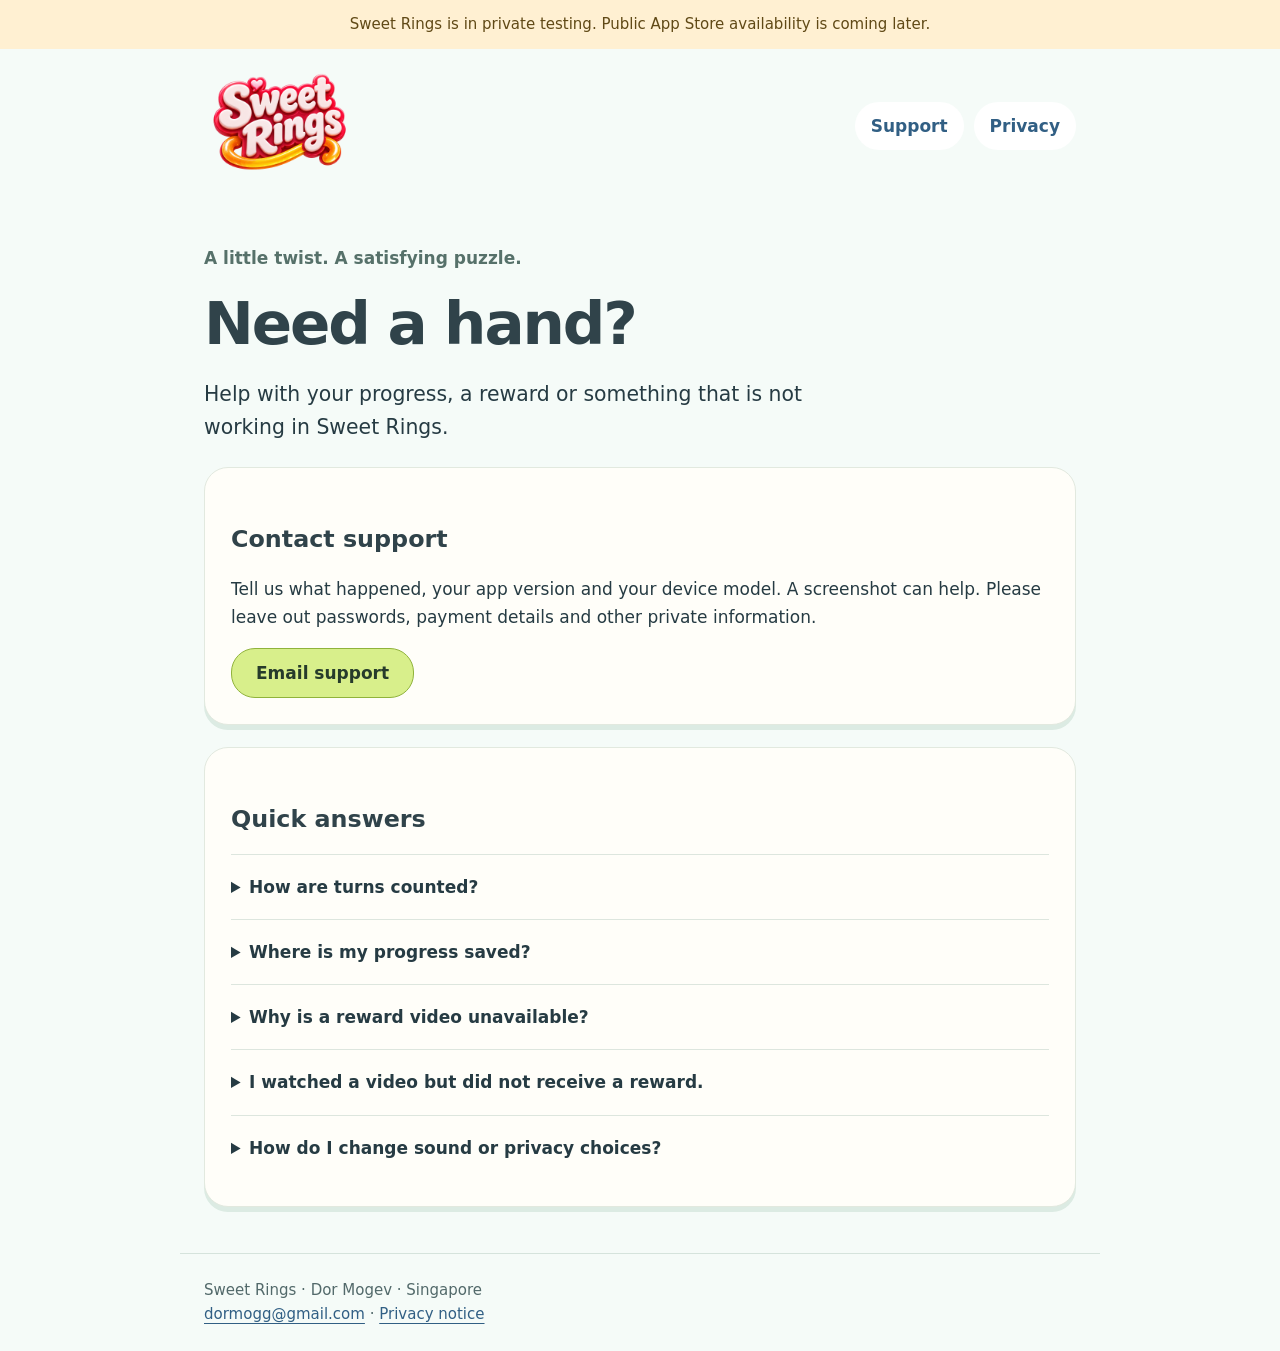
<file: index.html>
<!doctype html><html lang="en"><head><meta charset="utf-8"><meta name="viewport" content="width=device-width,initial-scale=1"><meta name="robots" content="noindex"><meta name="description" content="Sweet Rings support and privacy information."><title>Support · Sweet Rings</title><link rel="stylesheet" href="style.css"></head><body><div class="review">Sweet Rings is in private testing. Public App Store availability is coming later.</div><header><a href="index.html" aria-label="Sweet Rings support home"><img src="assets/logo.png" alt="Sweet Rings"></a><nav aria-label="Main"><a href="index.html">Support</a><a href="privacy.html">Privacy</a></nav></header><main><p class="eyebrow">A little twist. A satisfying puzzle.</p><h1>Need a hand?</h1><p class="intro">Help with your progress, a reward or something that is not working in Sweet Rings.</p><section class="card"><h2>Contact support</h2><p>Tell us what happened, your app version and your device model. A screenshot can help. Please leave out passwords, payment details and other private information.</p><a class="button" href="mailto:dormogg@gmail.com?subject=Sweet%20Rings%20support">Email support</a></section><section class="card"><h2>Quick answers</h2><details><summary>How are turns counted?</summary><p>Moving to a different ring uses a turn. You can keep adjusting the selected ring during that turn. Watch the counter and plan your next choice.</p></details><details><summary>Where is my progress saved?</summary><p>Progress, coins, boosters and settings are saved on your device. There is no Sweet Rings account or automatic game sync between devices. Deleting the app can remove your progress, so contact us before reinstalling to solve a problem.</p></details><details><summary>Why is a reward video unavailable?</summary><p>Reward videos are available only to eligible players aged 16 or above. A video may also be unavailable because of your connection, privacy choices, the daily limit or the ad provider. Extra-turn recovery is available once per attempt when an ad can play. An unavailable or uncompleted video gives no reward.</p></details><details><summary>I watched a video but did not receive a reward.</summary><p>Wait for the ad to finish and close, then check the reward. If it still does not appear, reopen the app once. If that does not help, contact support with the approximate time and reward type. Please do not uninstall the app.</p></details><details><summary>How do I change sound or privacy choices?</summary><p>Open Settings for the separate Music and Sound controls. Privacy choices appears there when the ad consent provider requires it.</p></details></section></main><footer>Sweet Rings · Dor Mogev · Singapore<br><a href="mailto:dormogg@gmail.com">dormogg@gmail.com</a> · <a href="privacy.html">Privacy notice</a></footer></body></html>
</file>
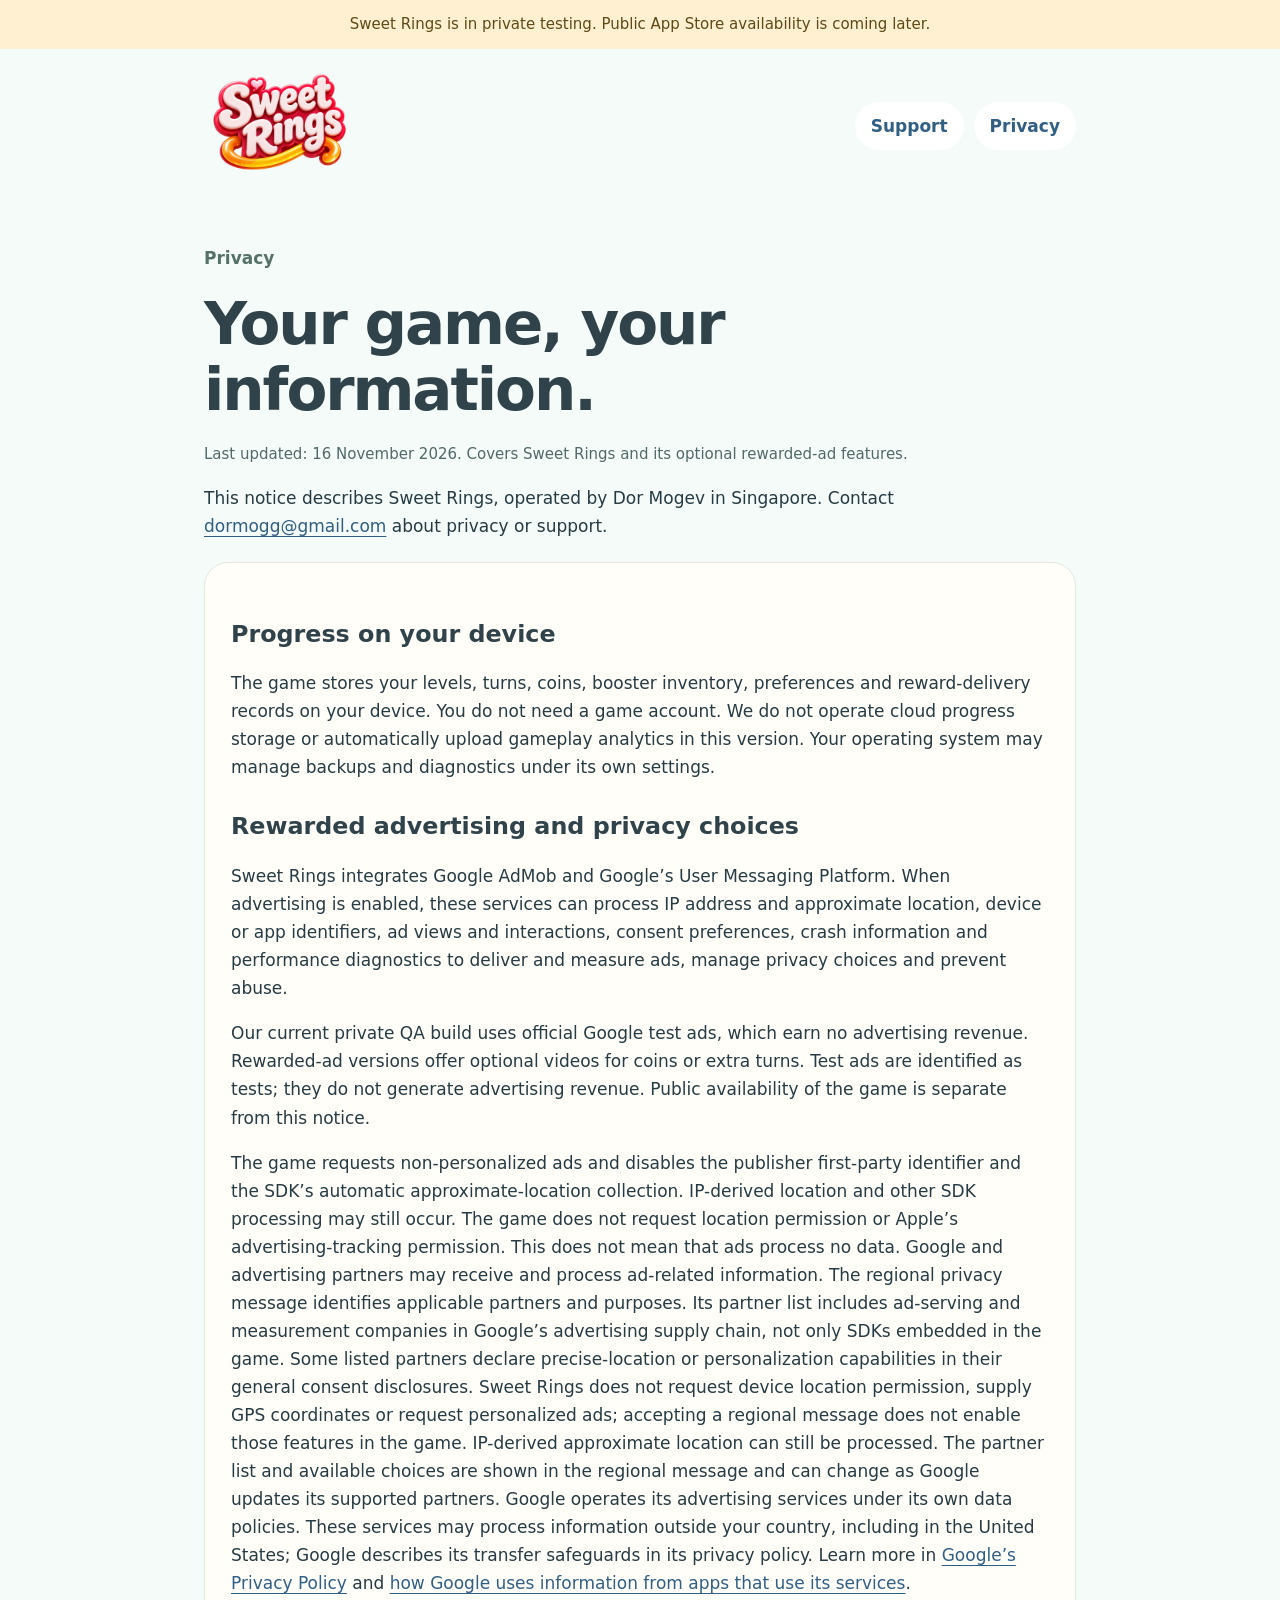
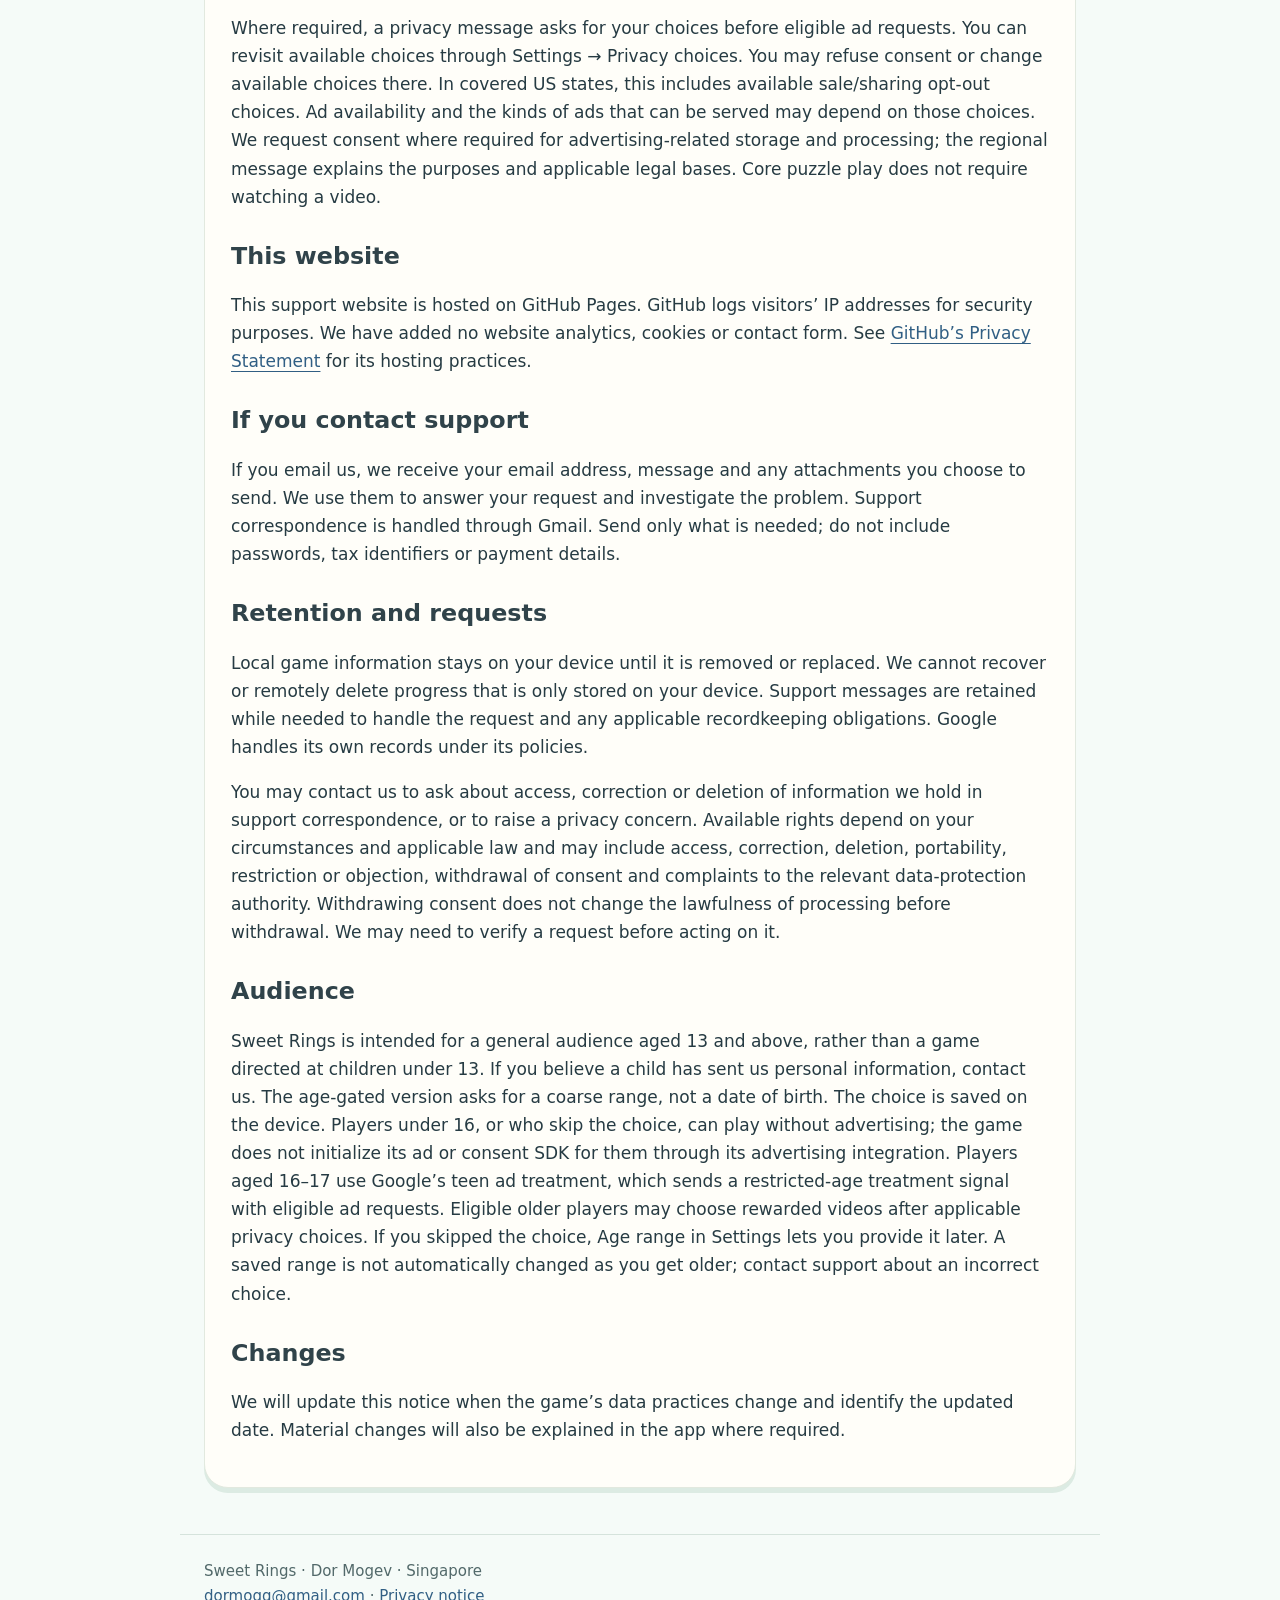
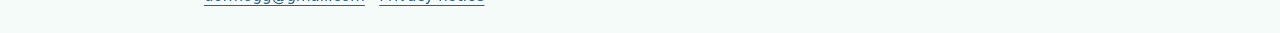
<file: privacy.html>
<!doctype html><html lang="en"><head><meta charset="utf-8"><meta name="viewport" content="width=device-width,initial-scale=1"><meta name="robots" content="noindex"><meta name="description" content="Sweet Rings support and privacy information."><title>Privacy · Sweet Rings</title><link rel="stylesheet" href="style.css"></head><body><div class="review">Sweet Rings is in private testing. Public App Store availability is coming later.</div><header><a href="index.html" aria-label="Sweet Rings support home"><img src="assets/logo.png" alt="Sweet Rings"></a><nav aria-label="Main"><a href="index.html">Support</a><a href="privacy.html">Privacy</a></nav></header><main><p class="eyebrow">Privacy</p><h1>Your game, your information.</h1><p class="meta">Last updated: 16 November 2026. Covers Sweet Rings and its optional rewarded-ad features.</p><p>This notice describes Sweet Rings, operated by Dor Mogev in Singapore. Contact <a href="mailto:dormogg@gmail.com">dormogg@gmail.com</a> about privacy or support.</p><section class="card"><h2>Progress on your device</h2><p>The game stores your levels, turns, coins, booster inventory, preferences and reward-delivery records on your device. You do not need a game account. We do not operate cloud progress storage or automatically upload gameplay analytics in this version. Your operating system may manage backups and diagnostics under its own settings.</p><h2>Rewarded advertising and privacy choices</h2><p>Sweet Rings integrates Google AdMob and Google’s User Messaging Platform. When advertising is enabled, these services can process IP address and approximate location, device or app identifiers, ad views and interactions, consent preferences, crash information and performance diagnostics to deliver and measure ads, manage privacy choices and prevent abuse.</p><p>Our current private QA build uses official Google test ads, which earn no advertising revenue. Rewarded-ad versions offer optional videos for coins or extra turns. Test ads are identified as tests; they do not generate advertising revenue. Public availability of the game is separate from this notice.</p><p>The game requests non-personalized ads and disables the publisher first-party identifier and the SDK’s automatic approximate-location collection. IP-derived location and other SDK processing may still occur. The game does not request location permission or Apple’s advertising-tracking permission. This does not mean that ads process no data. Google and advertising partners may receive and process ad-related information. The regional privacy message identifies applicable partners and purposes. Its partner list includes ad-serving and measurement companies in Google’s advertising supply chain, not only SDKs embedded in the game. Some listed partners declare precise-location or personalization capabilities in their general consent disclosures. Sweet Rings does not request device location permission, supply GPS coordinates or request personalized ads; accepting a regional message does not enable those features in the game. IP-derived approximate location can still be processed. The partner list and available choices are shown in the regional message and can change as Google updates its supported partners. Google operates its advertising services under its own data policies. These services may process information outside your country, including in the United States; Google describes its transfer safeguards in its privacy policy. Learn more in <a href="https://policies.google.com/privacy">Google’s Privacy Policy</a> and <a href="https://policies.google.com/technologies/partner-sites">how Google uses information from apps that use its services</a>.</p><p>Where required, a privacy message asks for your choices before eligible ad requests. You can revisit available choices through Settings → Privacy choices. You may refuse consent or change available choices there. In covered US states, this includes available sale/sharing opt-out choices. Ad availability and the kinds of ads that can be served may depend on those choices. We request consent where required for advertising-related storage and processing; the regional message explains the purposes and applicable legal bases. Core puzzle play does not require watching a video.</p><h2>This website</h2><p>This support website is hosted on GitHub Pages. GitHub logs visitors’ IP addresses for security purposes. We have added no website analytics, cookies or contact form. See <a href="https://docs.github.com/en/site-policy/privacy-policies/github-general-privacy-statement">GitHub’s Privacy Statement</a> for its hosting practices.</p><h2>If you contact support</h2><p>If you email us, we receive your email address, message and any attachments you choose to send. We use them to answer your request and investigate the problem. Support correspondence is handled through Gmail. Send only what is needed; do not include passwords, tax identifiers or payment details.</p><h2>Retention and requests</h2><p>Local game information stays on your device until it is removed or replaced. We cannot recover or remotely delete progress that is only stored on your device. Support messages are retained while needed to handle the request and any applicable recordkeeping obligations. Google handles its own records under its policies.</p><p>You may contact us to ask about access, correction or deletion of information we hold in support correspondence, or to raise a privacy concern. Available rights depend on your circumstances and applicable law and may include access, correction, deletion, portability, restriction or objection, withdrawal of consent and complaints to the relevant data-protection authority. Withdrawing consent does not change the lawfulness of processing before withdrawal. We may need to verify a request before acting on it.</p><h2>Audience</h2><p>Sweet Rings is intended for a general audience aged 13 and above, rather than a game directed at children under 13. If you believe a child has sent us personal information, contact us. The age-gated version asks for a coarse range, not a date of birth. The choice is saved on the device. Players under 16, or who skip the choice, can play without advertising; the game does not initialize its ad or consent SDK for them through its advertising integration. Players aged 16–17 use Google’s teen ad treatment, which sends a restricted-age treatment signal with eligible ad requests. Eligible older players may choose rewarded videos after applicable privacy choices. If you skipped the choice, Age range in Settings lets you provide it later. A saved range is not automatically changed as you get older; contact support about an incorrect choice.</p><h2>Changes</h2><p>We will update this notice when the game’s data practices change and identify the updated date. Material changes will also be explained in the app where required.</p></section></main><footer>Sweet Rings · Dor Mogev · Singapore<br><a href="mailto:dormogg@gmail.com">dormogg@gmail.com</a> · <a href="privacy.html">Privacy notice</a></footer></body></html>
</file>
<file: style.css>
*{box-sizing:border-box}html{background:#f5fbf8;color:#263b43;font:17px/1.65 system-ui,-apple-system,BlinkMacSystemFont,"Segoe UI",sans-serif}body{margin:0}a{color:#315f84;text-underline-offset:4px}a:focus-visible,summary:focus-visible{outline:3px solid #dd7b20;outline-offset:4px}header,main,footer{max-width:920px;margin:auto;padding:24px}header{display:flex;align-items:center;justify-content:space-between;gap:20px}header img{width:148px;height:auto}nav{display:flex;gap:10px;flex-wrap:wrap}nav a{display:inline-flex;align-items:center;min-height:48px;padding:8px 16px;border-radius:24px;background:#fff;text-decoration:none;font-weight:650}h1{font-size:clamp(2rem,7vw,3.5rem);line-height:1.12;margin:18px 0;color:#30434a;letter-spacing:-.035em}h2{line-height:1.3;color:#30434a;font-size:1.4rem;margin-top:30px}.intro{font-size:1.2rem;max-width:650px}.card{background:#fffef9;border:1px solid #e2e9df;border-radius:24px;padding:26px;margin:22px 0;box-shadow:0 5px 0 #dcebe3}.button{display:inline-flex;align-items:center;justify-content:center;min-height:50px;background:#d8ef8b;border:1px solid #90b33b;border-radius:24px;padding:10px 24px;font-weight:750;color:#263b2b;text-decoration:none}.review{background:#fff0d2;color:#604916;padding:12px 24px;text-align:center;font-size:15px}.eyebrow{color:#56716a;font-weight:650}details{border-top:1px solid #dde6de;padding:6px 0}summary{cursor:pointer;min-height:52px;padding:12px 0;font-weight:650}footer{border-top:1px solid #d5e3dc;font-size:15px;color:#52696a}li{margin:10px 0}.meta{font-size:15px;color:#52696a}@media(max-width:480px){header,main,footer{padding:18px}header{align-items:flex-start}header img{width:110px}nav{gap:4px}nav a{padding:8px 10px}.card{padding:20px}}@media(prefers-reduced-motion:reduce){*{scroll-behavior:auto!important}}
</file>
